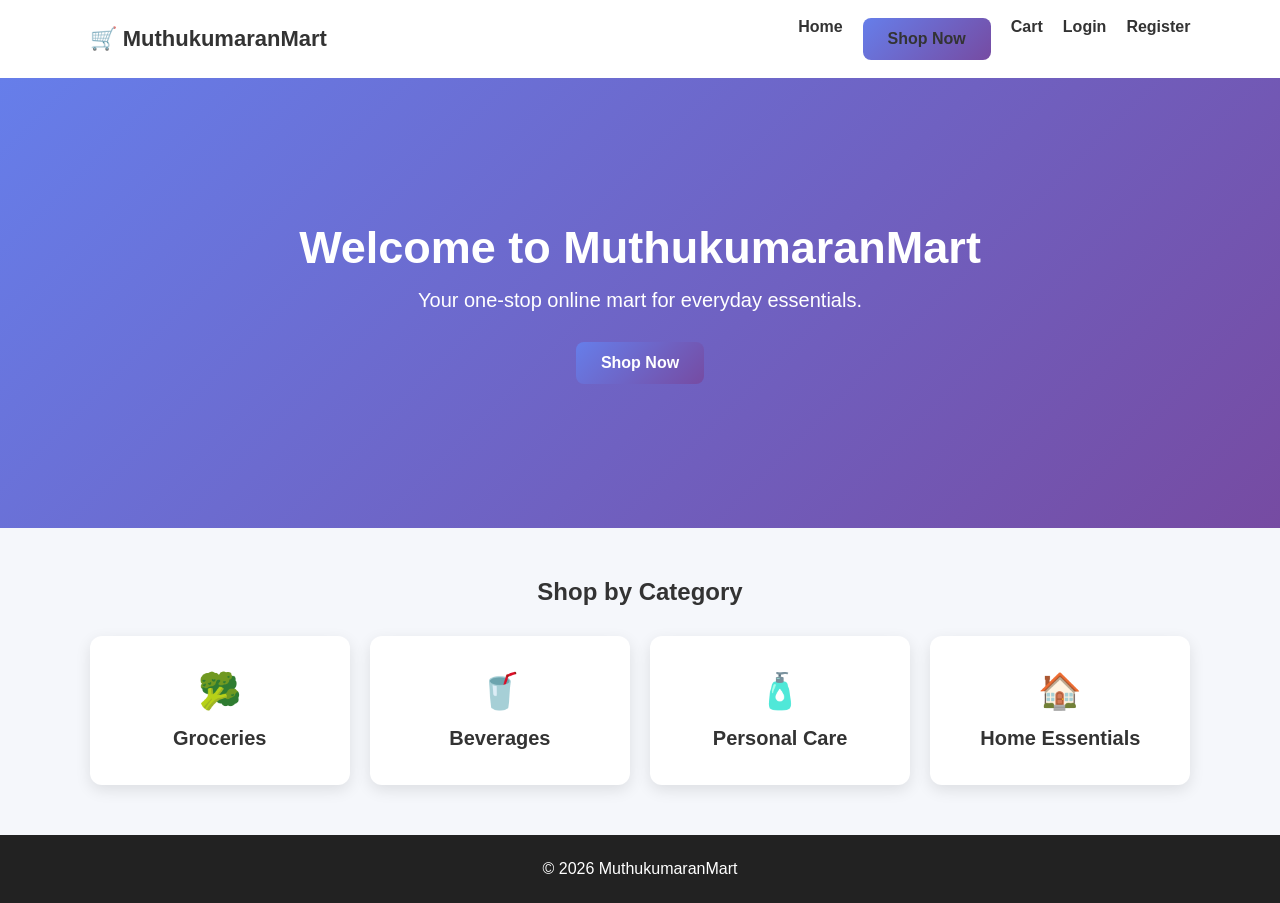
<file: MuthukumaranMart/html/index.html>
<!DOCTYPE html>
<html lang="en">
<head>
    <meta charset="UTF-8">
    <meta name="viewport" content="width=device-width, initial-scale=1.0">
    <title>MuthukumaranMart - Home</title>
    <link rel="stylesheet" href="css/style.css">
</head>
<body>

<header class="navbar">
    <div class="logo">🛒 MuthukumaranMart</div>
    <nav>
        <a href="index.html">Home</a>
        <a href="product.html" class="btn">Shop Now</a>
        <a href="cart.html">Cart</a>
        <a href="login.html">Login</a>
        <a href="register.html">Register</a>
    </nav>
</header>

<section class="hero">
    <div>
        <h1>Welcome to MuthukumaranMart</h1>
        <p>Your one-stop online mart for everyday essentials.</p>
        <a href="products.html" class="btn">Shop Now</a>
    </div>
</section>

<section class="section">
    <h2>Shop by Category</h2>

    <div class="grid">
        <div class="card">🥦<h3>Groceries</h3></div>
        <div class="card">🥤<h3>Beverages</h3></div>
        <div class="card">🧴<h3>Personal Care</h3></div>
        <div class="card">🏠<h3>Home Essentials</h3></div>
    </div>
</section>

<footer>
    <p>© 2026 MuthukumaranMart</p>
</footer>

</body>
</html>
</file>
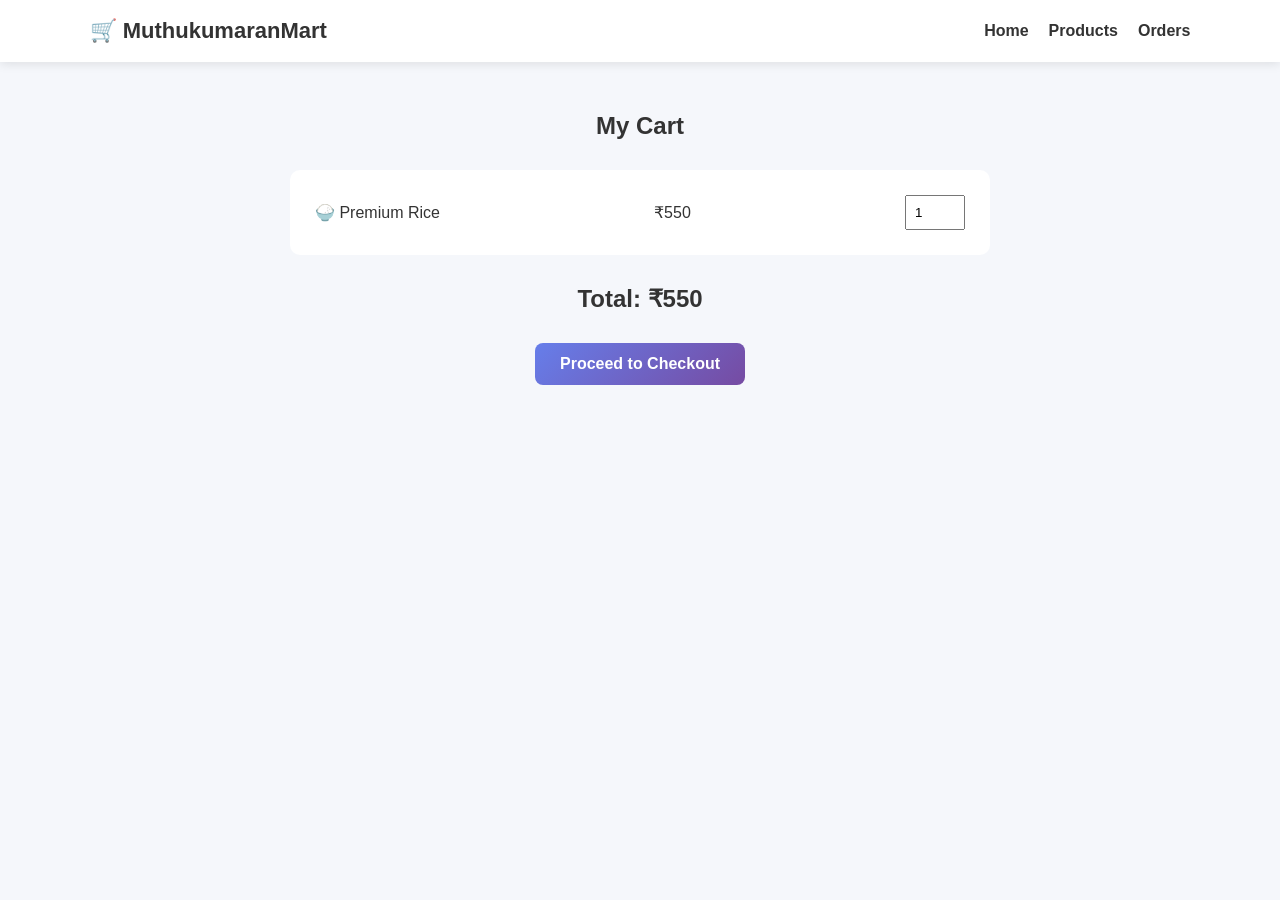
<file: MuthukumaranMart/html/cart.html>
<!DOCTYPE html>
<html lang="en">
<head>
    <meta charset="UTF-8">
    <meta name="viewport" content="width=device-width, initial-scale=1.0">
    <title>Cart - MuthukumaranMart</title>
    <link rel="stylesheet" href="css/style.css">
</head>
<body>

<header class="navbar">
    <div class="logo">🛒 MuthukumaranMart</div>
    <nav>
        <a href="index.html">Home</a>
        <a href="products.html">Products</a>
        <a href="orders.html">Orders</a>
    </nav>
</header>

<section class="section">

    <h2>My Cart</h2>

    <div class="cart-item">
        <span>🍚 Premium Rice</span>
        <span>₹550</span>
        <input type="number" value="1" min="1">
    </div>

    <div class="cart-total">
        <h2>Total: ₹550</h2>
        <a href="checkout.html" class="btn">
            Proceed to Checkout
        </a>
    </div>

</section>

</body>
</html>
</file>
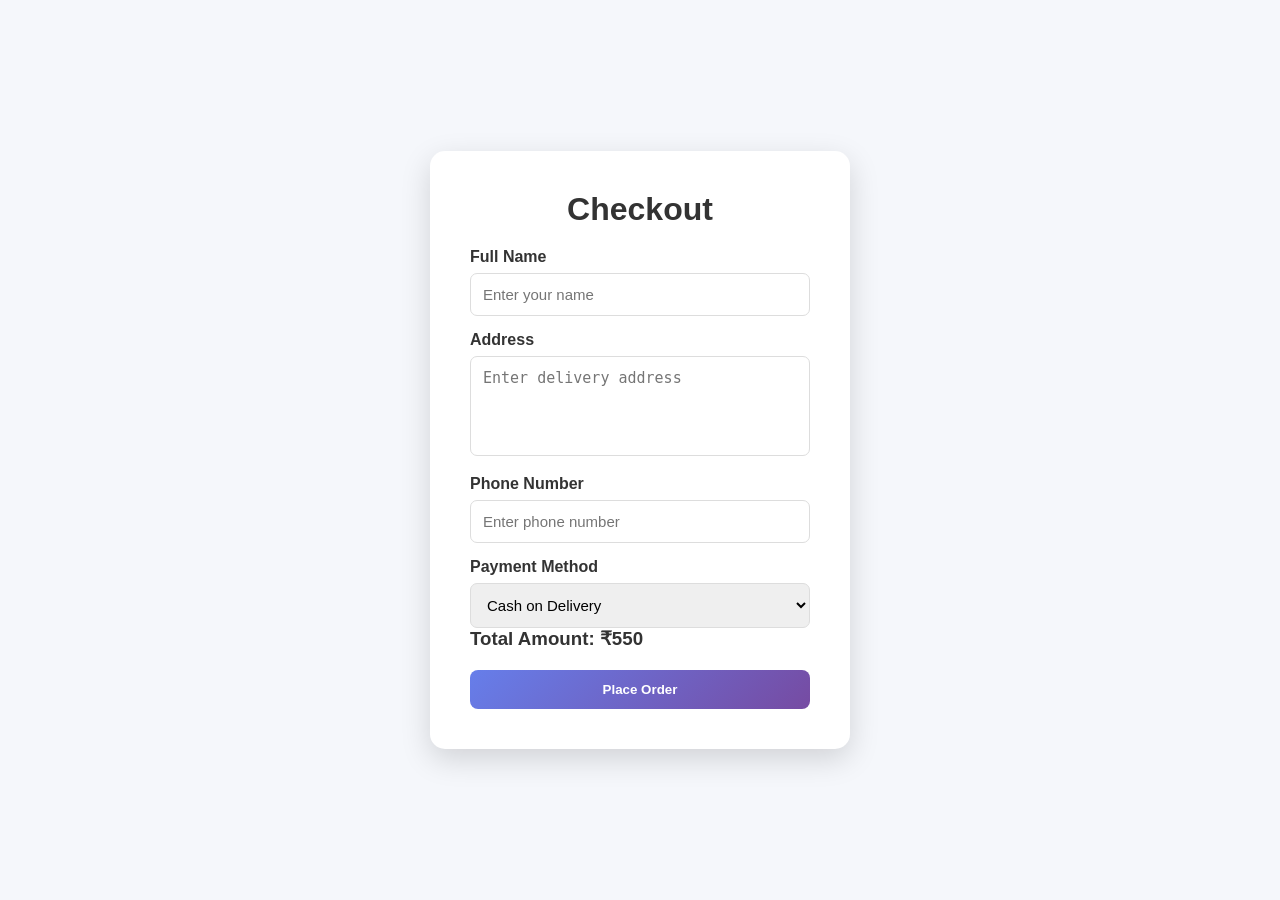
<file: MuthukumaranMart/html/checkout.html>
<!DOCTYPE html>
<html lang="en">
<head>
    <meta charset="UTF-8">
    <meta name="viewport" content="width=device-width, initial-scale=1.0">
    <title>Checkout - MuthukumaranMart</title>
    <link rel="stylesheet" href="css/style.css">
</head>
<body>

<div class="form-container">

    <div class="form-box">

        <h1>Checkout</h1>

        <form action="placeOrder" method="post">

            <label>Full Name</label>
            <input type="text" name="name"
                   placeholder="Enter your name" required>

            <label>Address</label>
            <textarea name="address"
                      placeholder="Enter delivery address"
                      required></textarea>

            <label>Phone Number</label>
            <input type="tel" name="phone"
                   placeholder="Enter phone number" required>

            <label>Payment Method</label>

            <select name="payment">
                <option>Cash on Delivery</option>
                <option>UPI</option>
                <option>Card</option>
            </select>

            <h3>Total Amount: ₹550</h3>

            <button type="submit" class="btn full">
                Place Order
            </button>

        </form>

    </div>

</div>

</body>
</html>
</file>
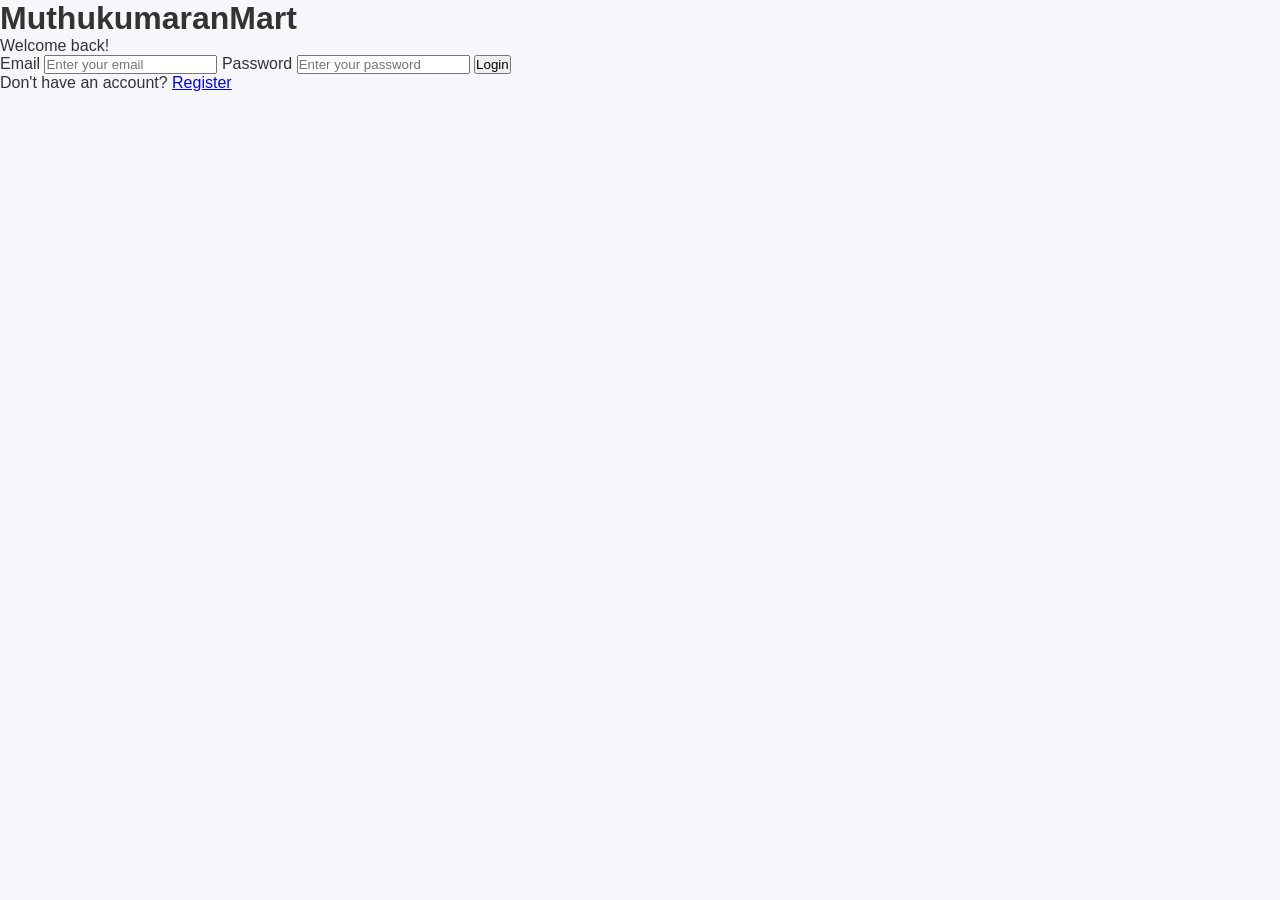
<file: MuthukumaranMart/html/login.html>
<!DOCTYPE html>
<html lang="en">
<head>
    <meta charset="UTF-8">
    <meta name="viewport" content="width=device-width, initial-scale=1.0">
    <title>MuthukumaranMart - Login</title>
    <link rel="stylesheet" href="css/style.css">
</head>

<body>

<div class="login-container">

    <div class="login-box">
        <h1>MuthukumaranMart</h1>
        <p class="subtitle">Welcome back!</p>

        <form action="login" method="post">

            <label>Email</label>
            <input type="email"
                   name="email"
                   placeholder="Enter your email"
                   required>

            <label>Password</label>
            <input type="password"
                   name="password"
                   placeholder="Enter your password"
                   required>

            <button type="submit">Login</button>

        </form>

        <p class="register">
            Don't have an account?
            <a href="register.html">Register</a>
        </p>
    </div>

</div>

</body>
</html>
</file>
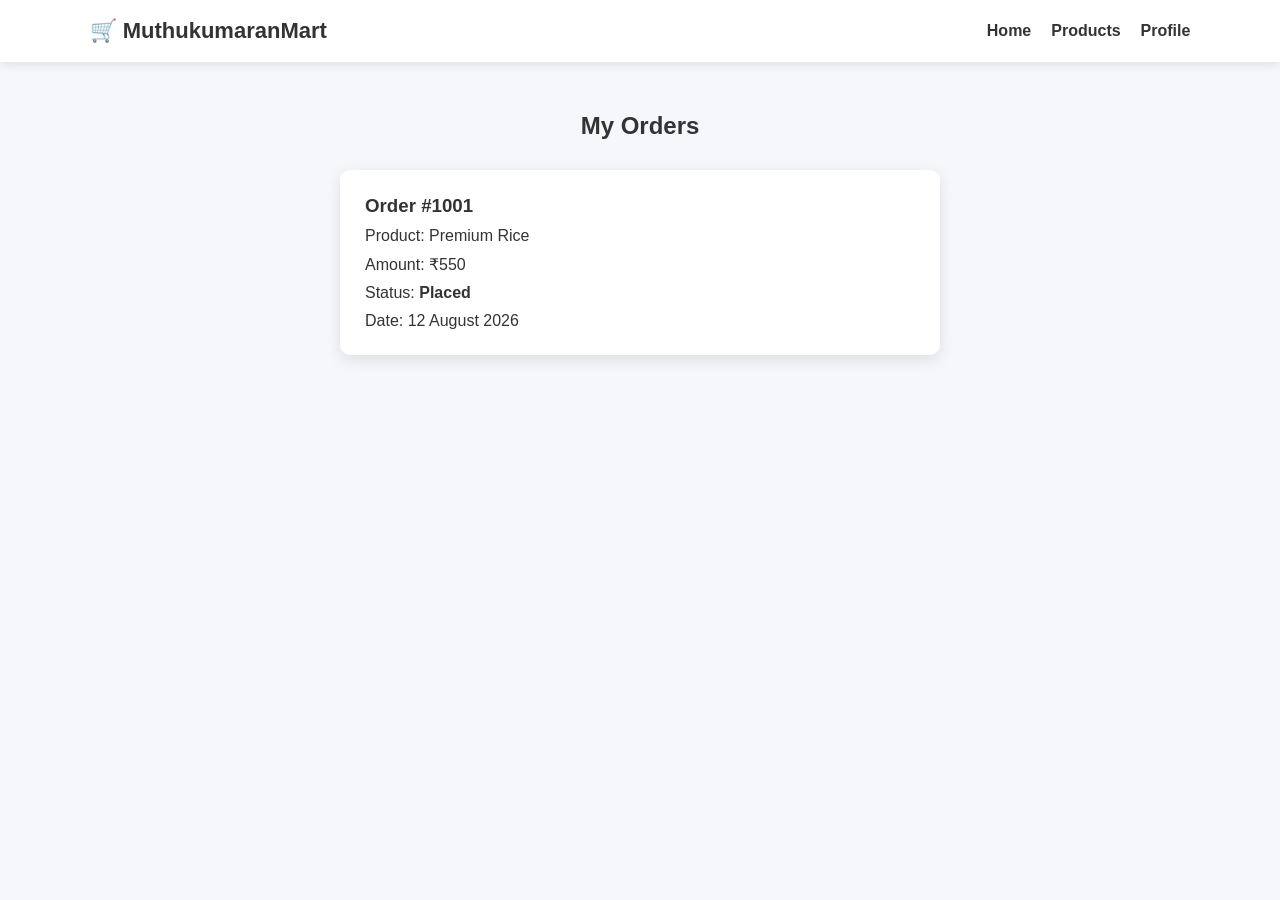
<file: MuthukumaranMart/html/orders.html>
<!DOCTYPE html>
<html lang="en">
<head>
    <meta charset="UTF-8">
    <meta name="viewport" content="width=device-width, initial-scale=1.0">
    <title>My Orders</title>
    <link rel="stylesheet" href="css/style.css">
</head>
<body>

<header class="navbar">
    <div class="logo">🛒 MuthukumaranMart</div>
    <nav>
        <a href="index.html">Home</a>
        <a href="products.html">Products</a>
        <a href="profile.html">Profile</a>
    </nav>
</header>

<section class="section">

    <h2>My Orders</h2>

    <div class="order">

        <h3>Order #1001</h3>

        <p>Product: Premium Rice</p>
        <p>Amount: ₹550</p>
        <p>Status: <strong>Placed</strong></p>
        <p>Date: 12 August 2026</p>

    </div>

</section>

</body>
</html>
</file>
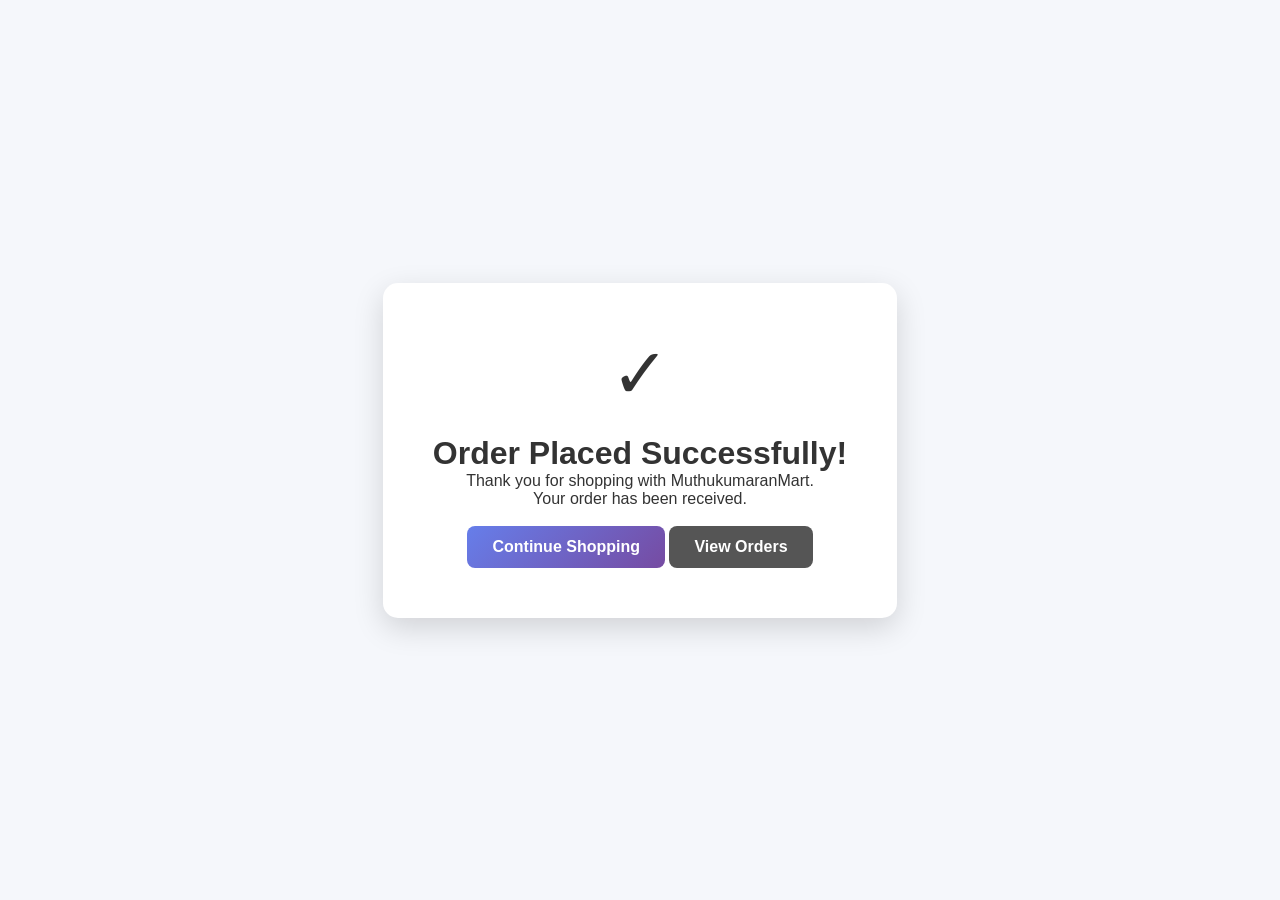
<file: MuthukumaranMart/html/ordersuccess.html>
<!DOCTYPE html>
<html lang="en">
<head>
    <meta charset="UTF-8">
    <meta name="viewport" content="width=device-width, initial-scale=1.0">
    <title>Order Successful</title>
    <link rel="stylesheet" href="css/style.css">
</head>
<body>

<div class="success">

    <div class="success-box">

        <div class="success-icon">✓</div>

        <h1>Order Placed Successfully!</h1>

        <p>Thank you for shopping with MuthukumaranMart.</p>

        <p>Your order has been received.</p>

        <br>

        <a href="products.html" class="btn">
            Continue Shopping
        </a>

        <a href="orders.html" class="btn secondary">
            View Orders
        </a>

    </div>

</div>

</body>
</html>
</file>
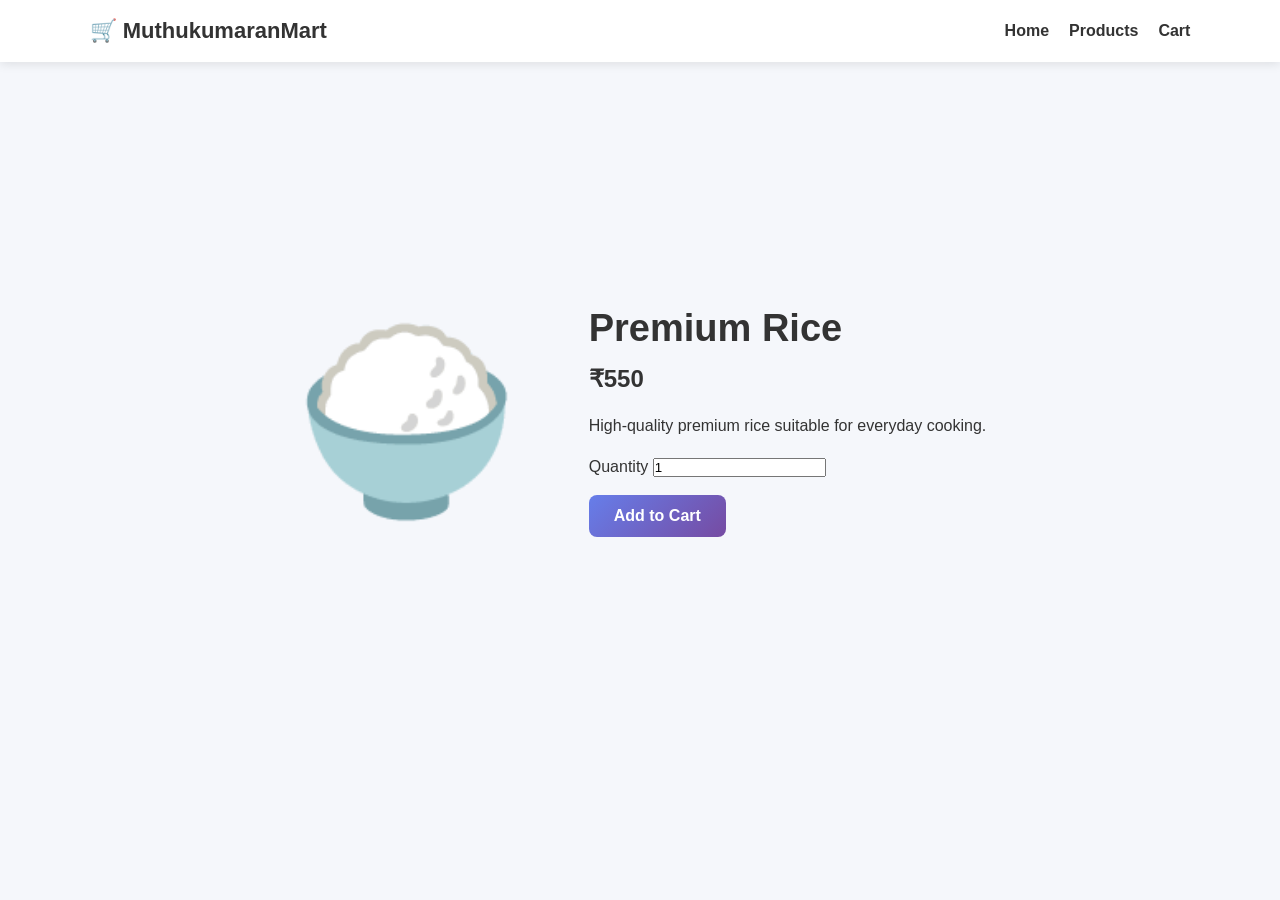
<file: MuthukumaranMart/html/product Details.html>
<!DOCTYPE html>
<html lang="en">
<head>
    <meta charset="UTF-8">
    <meta name="viewport" content="width=device-width, initial-scale=1.0">
    <title>Product Details</title>
    <link rel="stylesheet" href="css/style.css">
</head>
<body>

<header class="navbar">
    <div class="logo">🛒 MuthukumaranMart</div>
    <nav>
        <a href="index.html">Home</a>
        <a href="products.html">Products</a>
        <a href="cart.html">Cart</a>
    </nav>
</header>

<section class="details">

    <div class="details-image">🍚</div>

    <div class="details-info">
        <h1>Premium Rice</h1>
        <h2>₹550</h2>

        <p>
            High-quality premium rice suitable
            for everyday cooking.
        </p>

        <label>Quantity</label>
        <input type="number" value="1" min="1">

        <br><br>

        <a href="cart.html" class="btn">
            Add to Cart
        </a>
    </div>

</section>

</body>
</html>
</file>
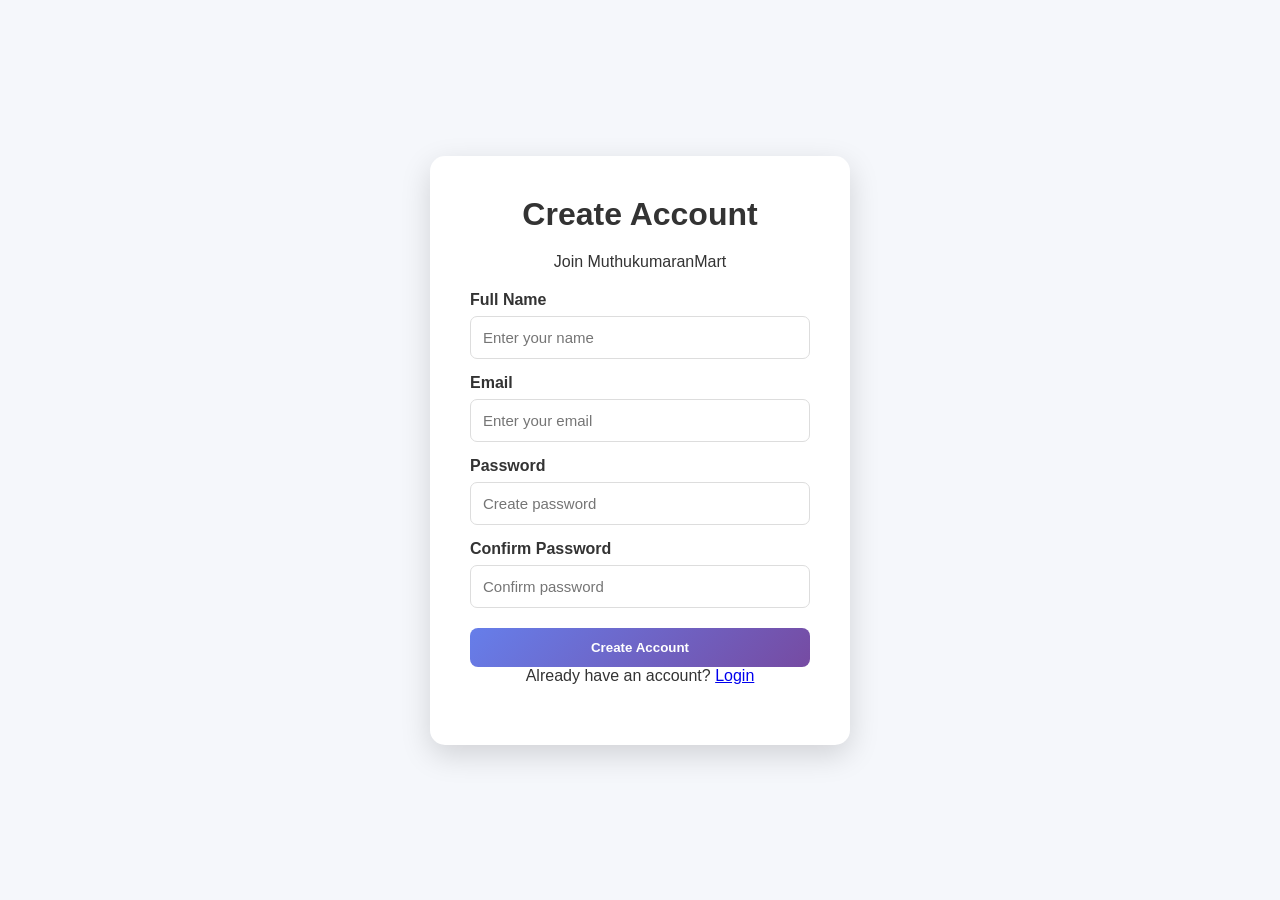
<file: MuthukumaranMart/html/register.html>
<!DOCTYPE html>
<html lang="en">
<head>
    <meta charset="UTF-8">
    <meta name="viewport" content="width=device-width, initial-scale=1.0">
    <title>Register - MuthukumaranMart</title>
    <link rel="stylesheet" href="css/style.css">
</head>
<body>

<div class="form-container">
    <div class="form-box">

        <h1>Create Account</h1>
        <p>Join MuthukumaranMart</p>

        <form action="register" method="post">

            <label>Full Name</label>
            <input type="text" name="name"
                   placeholder="Enter your name" required>

            <label>Email</label>
            <input type="email" name="email"
                   placeholder="Enter your email" required>

            <label>Password</label>
            <input type="password" name="password"
                   placeholder="Create password" required>

            <label>Confirm Password</label>
            <input type="password" name="confirmPassword"
                   placeholder="Confirm password" required>

            <button type="submit" class="btn full">
                Create Account
            </button>

        </form>

        <p>Already have an account?
            <a href="login.html">Login</a>
        </p>

    </div>
</div>

</body>
</html>
</file>
<file: MuthukumaranMart/html/css/style.css>
* {
    margin: 0;
    padding: 0;
    box-sizing: border-box;
}

body {
    font-family: Arial, sans-serif;
    background: #f5f7fb;
    color: #333;
}

/* NAVBAR */

.navbar {
    display: flex;
    justify-content: space-between;
    align-items: center;
    padding: 18px 7%;
    background: white;
    box-shadow: 0 2px 10px rgba(0,0,0,.1);
}

.logo {
    font-size: 22px;
    font-weight: bold;
}

.navbar nav {
    display: flex;
    gap: 20px;
}

.navbar a {
    text-decoration: none;
    color: #333;
    font-weight: bold;
}

.navbar a:hover {
    color: #667eea;
}

/* HERO */

.hero {
    min-height: 450px;
    display: flex;
    justify-content: center;
    align-items: center;
    text-align: center;
    background: linear-gradient(135deg,#667eea,#764ba2);
    color: white;
}

.hero h1 {
    font-size: 45px;
    margin-bottom: 15px;
}

.hero p {
    font-size: 20px;
    margin-bottom: 30px;
}

/* BUTTON */

.btn {
    display: inline-block;
    padding: 12px 25px;
    border: none;
    border-radius: 8px;
    background: linear-gradient(135deg,#667eea,#764ba2);
    color: white;
    text-decoration: none;
    font-weight: bold;
    cursor: pointer;
}

.btn:hover {
    opacity: .9;
}

.secondary {
    background: #555;
}

.full {
    width: 100%;
}

/* SECTION */

.section {
    padding: 50px 7%;
    text-align: center;
}

.section h2 {
    margin-bottom: 30px;
}

/* CATEGORY */

.grid {
    display: grid;
    grid-template-columns: repeat(4,1fr);
    gap: 20px;
}

.card {
    background: white;
    padding: 35px 20px;
    border-radius: 12px;
    font-size: 35px;
    box-shadow: 0 5px 15px rgba(0,0,0,.1);
}

.card h3 {
    font-size: 20px;
    margin-top: 15px;
}

/* FORM */

.form-container {
    min-height: 100vh;
    display: flex;
    justify-content: center;
    align-items: center;
    padding: 20px;
}

.form-box {
    width: 420px;
    background: white;
    padding: 40px;
    border-radius: 15px;
    box-shadow: 0 10px 30px rgba(0,0,0,.15);
}

.form-box h1,
.form-box > p {
    text-align: center;
    margin-bottom: 20px;
}

.form-box label {
    display: block;
    margin: 15px 0 7px;
    font-weight: bold;
}

.form-box input,
.form-box textarea,
.form-box select {
    width: 100%;
    padding: 12px;
    border: 1px solid #ddd;
    border-radius: 7px;
    font-size: 15px;
}

.form-box textarea {
    height: 100px;
    resize: none;
}

.form-box button {
    margin-top: 20px;
}

/* PRODUCTS */

.product-grid {
    display: grid;
    grid-template-columns: repeat(4,1fr);
    gap: 25px;
}

.product {
    background: white;
    padding: 25px;
    border-radius: 12px;
    box-shadow: 0 5px 15px rgba(0,0,0,.1);
}

.product-image {
    font-size: 70px;
    margin-bottom: 15px;
}

.product p {
    color: #777;
    margin: 10px 0;
}

/* DETAILS */

.details {
    min-height: 80vh;
    display: flex;
    justify-content: center;
    align-items: center;
    gap: 70px;
    padding: 50px;
}

.details-image {
    font-size: 180px;
}

.details-info {
    max-width: 450px;
}

.details-info h1 {
    font-size: 38px;
    margin-bottom: 15px;
}

.details-info h2 {
    margin-bottom: 20px;
}

.details-info p {
    margin-bottom: 20px;
    line-height: 1.6;
}

/* CART */

.cart-item {
    max-width: 700px;
    margin: 20px auto;
    background: white;
    padding: 25px;
    display: flex;
    justify-content: space-between;
    align-items: center;
    border-radius: 10px;
}

.cart-item input {
    width: 60px;
    padding: 8px;
}

.cart-total {
    margin-top: 30px;
}

/* SUCCESS */

.success {
    min-height: 100vh;
    display: flex;
    justify-content: center;
    align-items: center;
    text-align: center;
}

.success-box {
    background: white;
    padding: 50px;
    border-radius: 15px;
    box-shadow: 0 10px 30px rgba(0,0,0,.15);
}

.success-icon {
    font-size: 70px;
    margin-bottom: 20px;
}

/* ORDERS */

.order {
    max-width: 600px;
    margin: 20px auto;
    padding: 25px;
    background: white;
    border-radius: 10px;
    text-align: left;
    box-shadow: 0 5px 15px rgba(0,0,0,.1);
}

.order p {
    margin-top: 10px;
}

/* PROFILE */

.profile {
    min-height: 80vh;
    display: flex;
    justify-content: center;
    align-items: center;
}

.profile-box {
    background: white;
    padding: 45px;
    width: 400px;
    text-align: center;
    border-radius: 15px;
    box-shadow: 0 10px 30px rgba(0,0,0,.15);
}

.avatar {
    font-size: 70px;
    margin-bottom: 15px;
}

.profile-box p {
    margin: 15px;
}

/* FOOTER */

footer {
    padding: 25px;
    text-align: center;
    background: #222;
    color: white;
}

/* MOBILE */

@media(max-width: 768px) {

    .navbar {
        flex-direction: column;
        gap: 15px;
    }

    .navbar nav {
        flex-wrap: wrap;
        justify-content: center;
    }

    .hero h1 {
        font-size: 32px;
    }

    .grid,
    .product-grid {
        grid-template-columns: 1fr 1fr;
    }

    .details {
        flex-direction: column;
        text-align: center;
    }
}

@media(max-width: 500px) {

    .grid,
    .product-grid {
        grid-template-columns: 1fr;
    }

    .form-box {
        width: 100%;
    }
}
</file>
